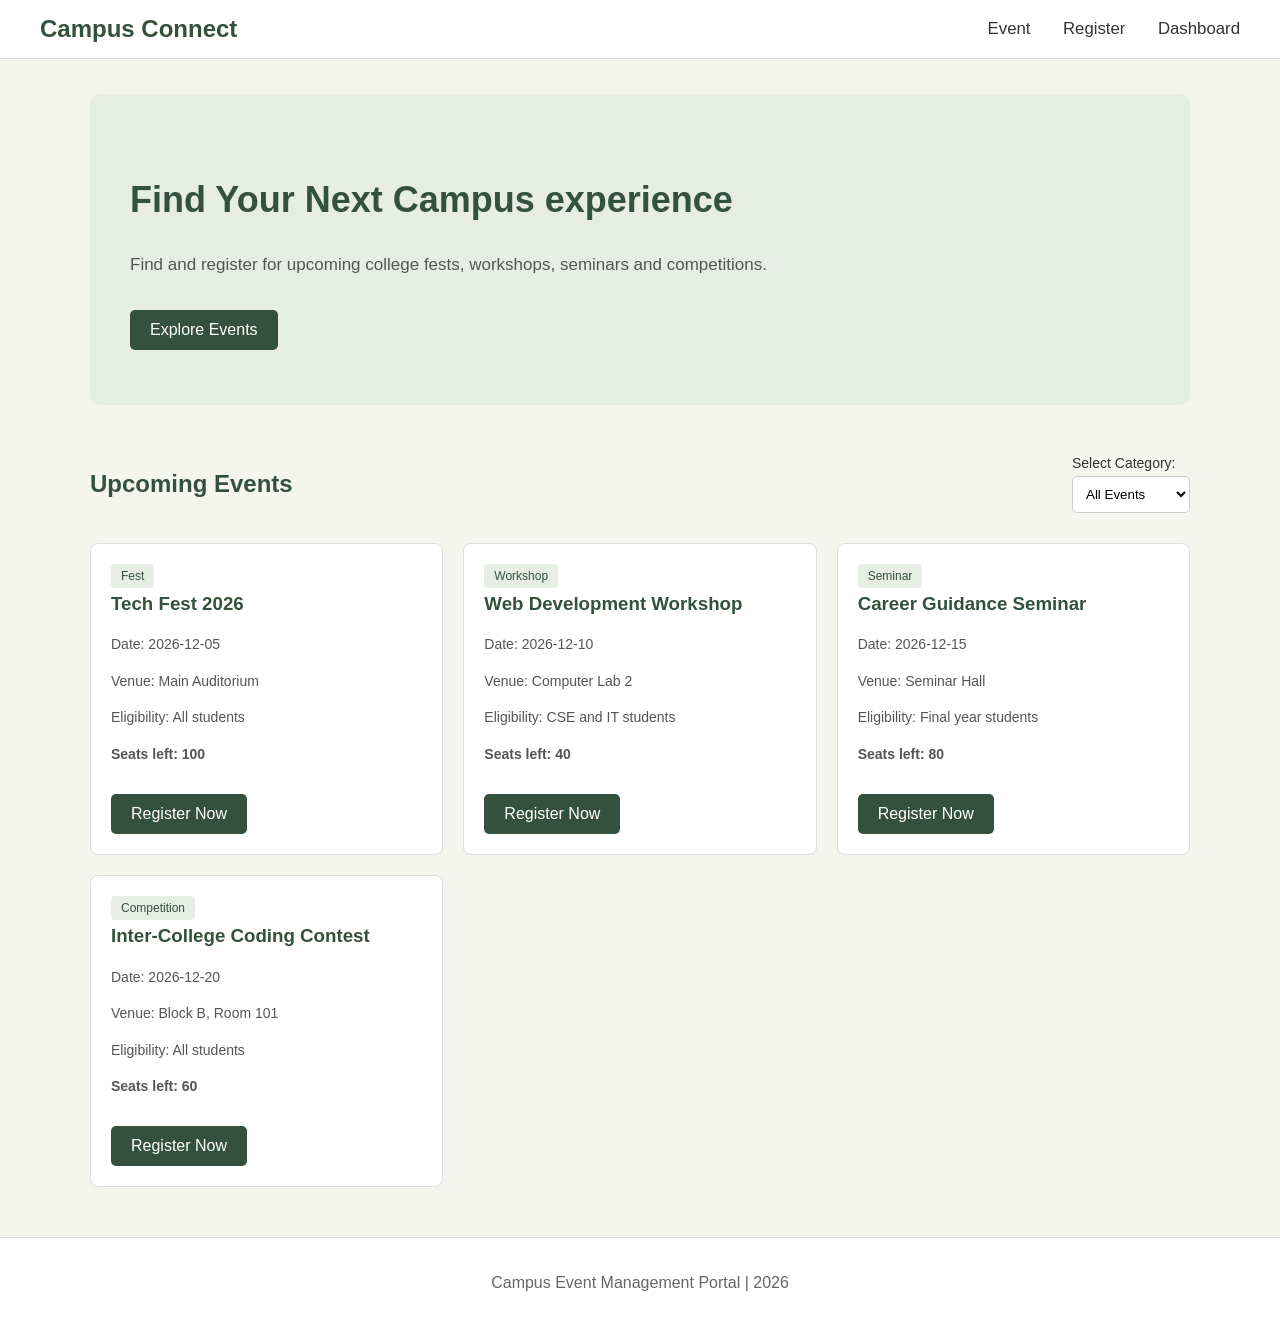
<file: index.html>
<!DOCTYPE html>
<html lang="en">

<head>
    <meta charset="UTF-8">
    <meta name="viewport" content="width=device-width, initial-scale=1.0">

    <title>Campus Connect</title>

    <link rel="stylesheet" href="style.css">
    <script src="events.js" defer></script>
</head>

<body>

    <!-- Navigation Bar -->
    <header>
        <nav class="navbar">

            <h2 class="brand">Campus Connect</h2>

            <div class="nav-links">
                <a href="index.html">Event</a>
                <a href="register.html">Register</a>
                <a href="dashboard.html">Dashboard</a>
            </div>

        </nav>
    </header>


    <!-- Main Section -->
    <main>

        <!-- Welcome Section -->
        <section class="hero">

            <h1>Find Your Next Campus experience</h1>

            <p>
                Find and register for upcoming college fests,
                workshops, seminars and competitions.
            </p>

            <a href="#events" class="primary-button">
                Explore Events
            </a>

        </section>


        <!-- Events Section -->
        <section class="events-section" id="events">

            <div class="section-heading">
                
                <h2>Upcoming Events</h2>

                <div class="filter-control">

                    <label for="categoryFilter">
                        Select Category:
                    </label>

                    <select id="categoryFilter">

                        <option value="all">All Events</option>
                        <option value="Fest">Fests</option>
                        <option value="Workshop">Workshops</option>
                        <option value="Seminar">Seminars</option>
                        <option value="Competition">Competitions</option>

                    </select>

                </div>

            </div>


            <!-- Events will be displayed here -->
            <div class="event-grid" id="eventList">

                <p class="empty-state">
                    Campus events will appear here soon.
                </p>

            </div>

        </section>

    </main>


    <!-- Footer -->
    <footer>
        <center>
            <p>Campus Event Management Portal | 2026</p>
        </center>
    </footer>

</body>

</html>
</file>
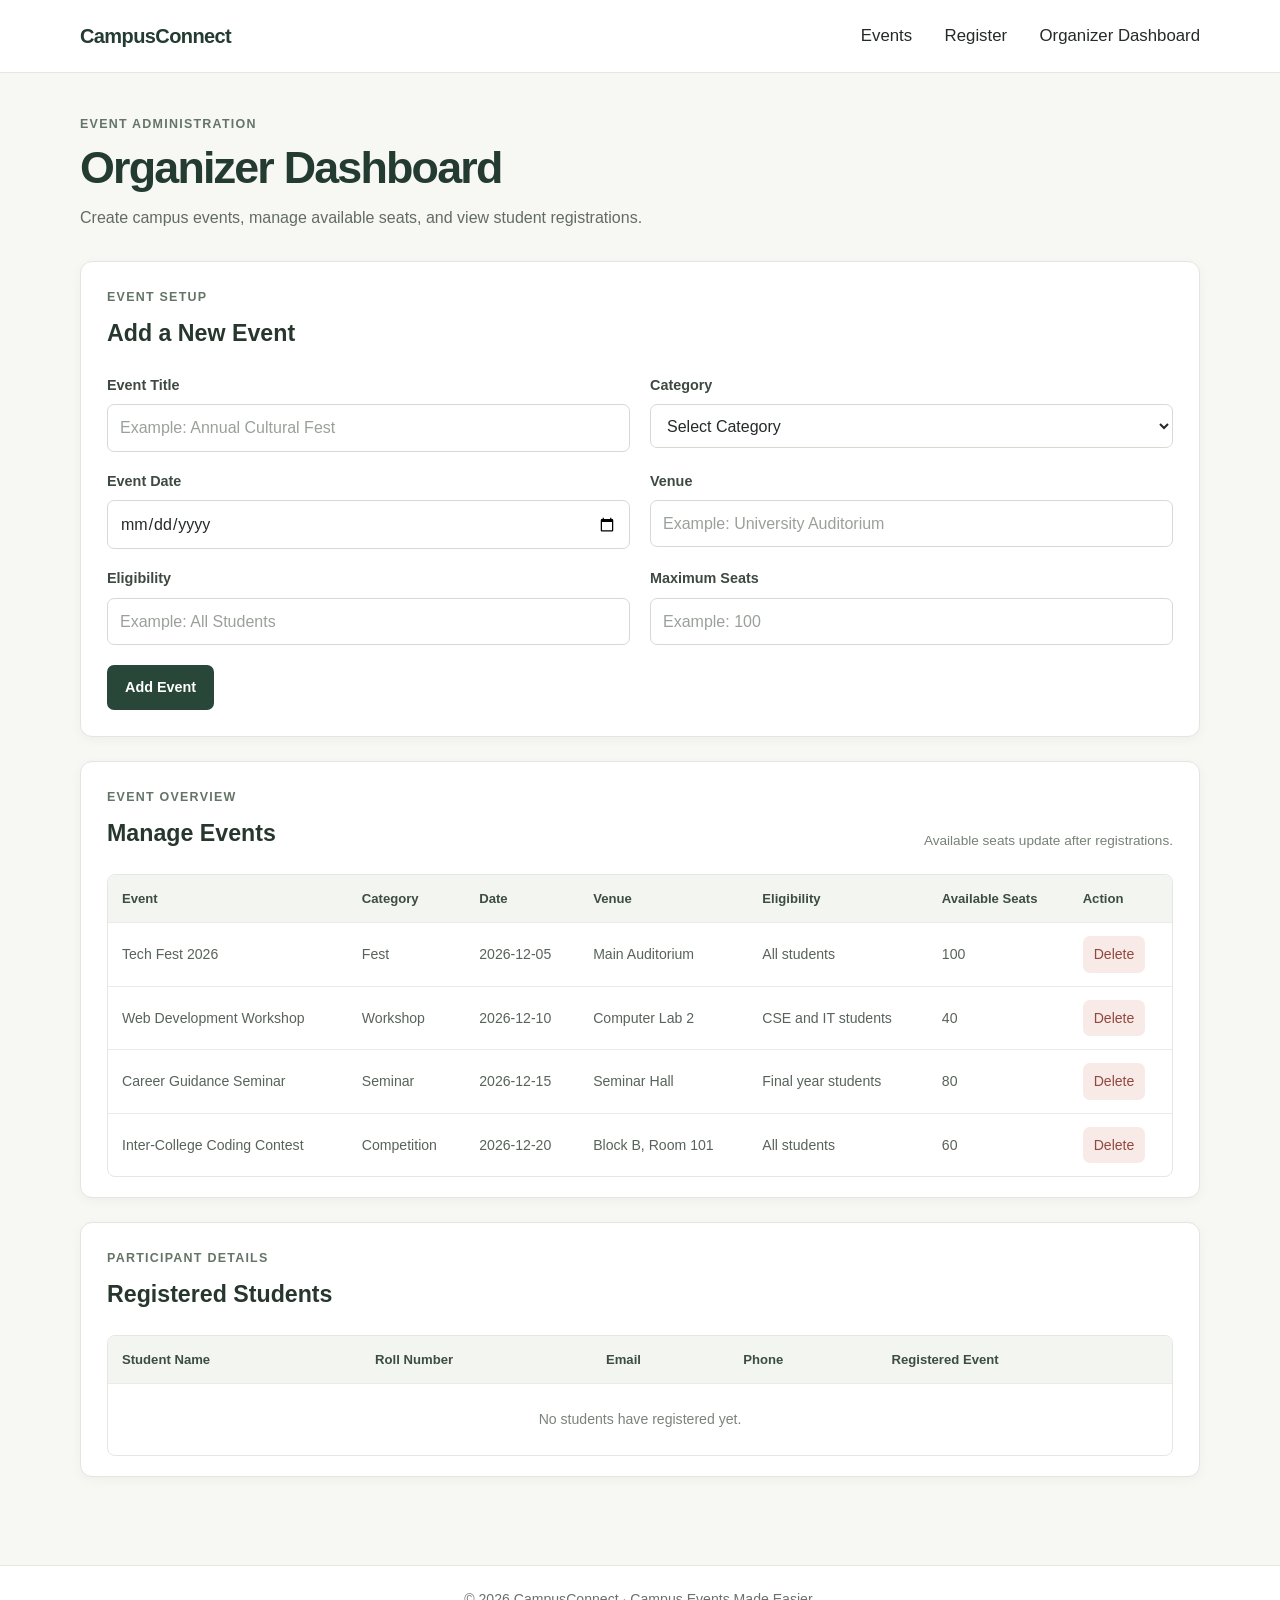
<file: dashboard.html>
<!DOCTYPE html>
<html lang="en">

<head>
    <meta charset="UTF-8">
    <meta name="viewport" content="width=device-width, initial-scale=1.0">

    <meta name="description"
        content="Organizer dashboard for managing campus events and student registrations.">

    <title>Organizer Dashboard | CampusConnect</title>

    <link rel="stylesheet" href="dashboard.css">
    <script src="dashboard.js" defer></script>
</head>

<body>

    <!-- Navigation Bar -->
    <header class="site-header">

        <nav class="navbar" aria-label="Main navigation">

            <a class="brand" href="index.html">
                CampusConnect
            </a>

            <div class="nav-links">
                <a href="index.html">Events</a>
                <a href="register.html">Register</a>
                <a href="dashboard.html" aria-current="page">
                    Organizer Dashboard
                </a>
            </div>

        </nav>

    </header>


    <main class="dashboard-main">

        <!-- Dashboard Heading -->
        <section class="page-heading">

            <p class="eyebrow">Event Administration</p>

            <h1>Organizer Dashboard</h1>

            <p class="page-description">
                Create campus events, manage available seats,
                and view student registrations.
            </p>

        </section>


        <!-- Add New Event Form -->
        <section class="panel">

            <div class="panel-heading">

                <div>
                    <p class="eyebrow">Event Setup</p>
                    <h2>Add a New Event</h2>
                </div>

            </div>


            <form id="eventForm" class="event-form">

                <div class="form-field">
                    <label for="eventTitle">Event Title</label>

                    <input
                        type="text"
                        id="eventTitle"
                        name="title"
                        placeholder="Example: Annual Cultural Fest"
                        required
                    >
                </div>


                <div class="form-field">
                    <label for="eventCategory">Category</label>

                    <select id="eventCategory" name="category" required>

                        <option value="">Select Category</option>
                        <option value="Fest">Fest</option>
                        <option value="Workshop">Workshop</option>
                        <option value="Seminar">Seminar</option>
                        <option value="Competition">Competition</option>

                    </select>
                </div>


                <div class="form-field">
                    <label for="eventDate">Event Date</label>

                    <input
                        type="date"
                        id="eventDate"
                        name="date"
                        required
                    >
                </div>


                <div class="form-field">
                    <label for="eventVenue">Venue</label>

                    <input
                        type="text"
                        id="eventVenue"
                        name="venue"
                        placeholder="Example: University Auditorium"
                        required
                    >
                </div>


                <div class="form-field">
                    <label for="eventEligibility">Eligibility</label>

                    <input
                        type="text"
                        id="eventEligibility"
                        name="eligibility"
                        placeholder="Example: All Students"
                        required
                    >
                </div>


                <div class="form-field">
                    <label for="eventMaxSeats">Maximum Seats</label>

                    <input
                        type="number"
                        id="eventMaxSeats"
                        name="seats"
                        min="1"
                        placeholder="Example: 100"
                        required
                    >
                </div>


                <div class="form-actions">

                    <button type="submit" class="primary-button">
                        Add Event
                    </button>

                    <p
                        id="eventFormMessage"
                        class="form-message"
                        role="status"
                    ></p>

                </div>

            </form>

        </section>


        <!-- Events Management Table -->
        <section class="panel table-panel">

            <div class="panel-heading">

                <div>
                    <p class="eyebrow">Event Overview</p>
                    <h2>Manage Events</h2>
                </div>

                <span class="section-note">
                    Available seats update after registrations.
                </span>

            </div>


            <div class="table-wrap">

                <table class="data-table">

                    <thead>

                        <tr>
                            <th>Event</th>
                            <th>Category</th>
                            <th>Date</th>
                            <th>Venue</th>
                            <th>Eligibility</th>
                            <th>Available Seats</th>
                            <th>Action</th>
                        </tr>

                    </thead>


                    <tbody id="eventsTableBody">

                        <tr>
                            <td colspan="7" class="table-empty">
                                Events will appear here.
                            </td>
                        </tr>

                    </tbody>

                </table>

            </div>

        </section>


        <!-- Registered Students Table -->
        <section class="panel table-panel">

            <div class="panel-heading">

                <div>
                    <p class="eyebrow">Participant Details</p>
                    <h2>Registered Students</h2>
                </div>

            </div>


            <div class="table-wrap">

                <table class="data-table">

                    <thead>

                        <tr>
                            <th>Student Name</th>
                            <th>Roll Number</th>
                            <th>Email</th>
                            <th>Phone</th>
                            <th>Registered Event</th>
                        </tr>

                    </thead>


                    <tbody id="registrationsTableBody">

                        <tr>
                            <td colspan="5" class="table-empty">
                                Student registrations will appear here.
                            </td>
                        </tr>

                    </tbody>

                </table>

            </div>

        </section>

    </main>


    <!-- Footer -->
    <footer class="site-footer">

        <p>
            &copy; 2026 CampusConnect · Campus Events Made Easier.
        </p>

    </footer>

</body>

</html>
</file>
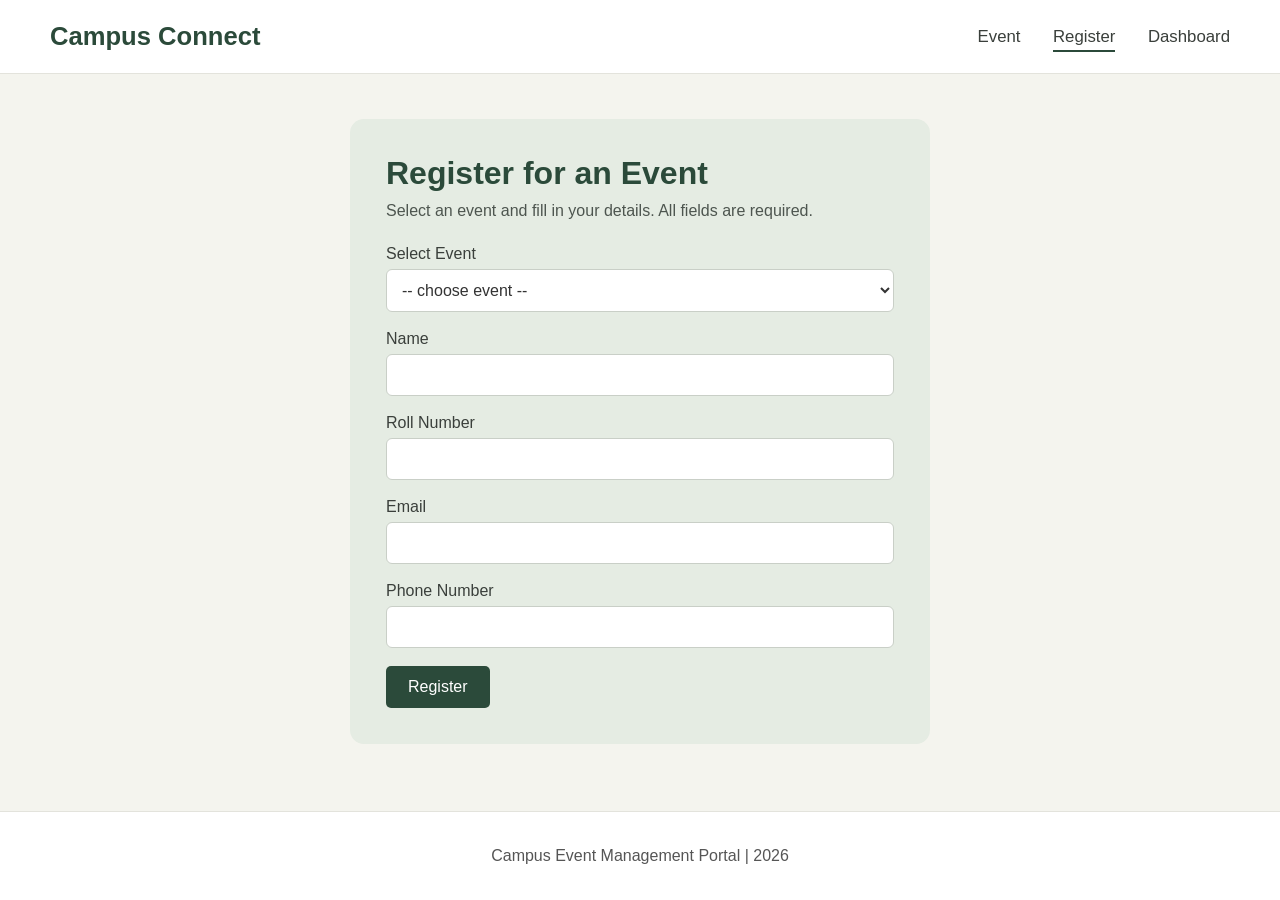
<file: register.html>
<!DOCTYPE html>
<html lang="en">
<head>
    <meta charset="UTF-8">
    <meta name="viewport" content="width=device-width, initial-scale=1.0">
    <title>Register - Campus Connect</title>
    <link rel="stylesheet" href="register.css">
</head>
<body>
    <header class="navbar">
        <a class="logo" href="index.html">Campus Connect</a>

        <nav class="nav-links">
            <a href="index.html">Event</a>
            <a href="register.html" class="active">Register</a>
            <a href="dashboard.html">Dashboard</a>
        </nav>
    </header>

    <main>
        <section class="hero-box" id="formSection">
            <h1>Register for an Event</h1>
            <p class="sub-text">Select an event and fill in your details. All fields are required.</p>

            <form id="registerForm" novalidate>

                <div class="field">
                    <label for="eventSelect">Select Event</label>
                    <select id="eventSelect">
                        <option value="">Choose an event</option>
                    </select>
                    <small id="seatInfo"></small>
                    <span class="error" id="eventError"></span>
                </div>

                <div class="field">
                    <label for="name">Name</label>
                    <input type="text" id="name">
                    <span class="error" id="nameError"></span>
                </div>

                <div class="field">
                    <label for="rollNo">Roll Number</label>
                    <input type="text" id="rollNo">
                    <span class="error" id="rollError"></span>
                </div>

                <div class="field">
                    <label for="email">Email</label>
                    <input type="email" id="email">
                    <span class="error" id="emailError"></span>
                </div>

                <div class="field">
                    <label for="phone">Phone Number</label>
                    <input type="text" id="phone" maxlength="10">
                    <span class="error" id="phoneError"></span>
                </div>

                <button type="submit" class="btn">Register</button>

            </form>
        </section>

        <!-- shown after successful registration -->
        <section class="hero-box hidden" id="confirmation">
            <h1>Registration Confirmed</h1>
            <p class="sub-text">Your seat has been booked. Details are given below.</p>

            <table>
                <tr><th>Event</th><td id="slipEvent"></td></tr>
                <tr><th>Date</th><td id="slipDate"></td></tr>
                <tr><th>Venue</th><td id="slipVenue"></td></tr>
                <tr><th>Name</th><td id="slipName"></td></tr>
                <tr><th>Roll No</th><td id="slipRoll"></td></tr>
                <tr><th>Email</th><td id="slipEmail"></td></tr>
                <tr><th>Phone</th><td id="slipPhone"></td></tr>
            </table>

            <button type="button" id="registerAnother" class="btn">Register for another event</button>
            <a class="back-link" href="index.html">Back to events</a>
        </section>
    </main>

    <footer class="footer">
        <p>Campus Event Management Portal | 2026</p>
    </footer>

    <script src="register.js"></script>
</body>
</html>
</file>
<file: style.css>
/* Basic CSS */

* {
    box-sizing: border-box;
}

body {
    margin: 0;
    padding: 0;
    font-family: Arial, sans-serif;
    background-color: #f5f5f0;
    color: #333333;
}


/* Navigation Bar */

header {
    background-color: white;
    border-bottom: 1px solid #dddddd;
}

.navbar {
    display: flex;
    justify-content: space-between;
    align-items: center;
    padding: 15px 40px;
}
a {
    color: inherit;
    text-decoration: none;
}

.brand {
    color: #34513d;
    margin: 0;
}

.nav-links a {
    margin-left: 28px;
    font-size: 1.05rem;
    padding-bottom: 4px;
}

.nav-links a:hover,
.nav-links a.active {
    border-bottom: 2px solid #2b4a3a;
}

/* Main Content */

main {
    width: 90%;
    max-width: 1100px;
    margin: auto;
}


/* Welcome Section */

.hero {
    background-color: #e6ede5;
    padding: 55px 40px;
    margin-top: 35px;
    border-radius: 10px;
}

.hero h1 {
    color: #34513d;
    font-size: 36px;
}

.hero p {
    color: #555555;
    font-size: 17px;
    line-height: 1.6;
}


/* Button */

.primary-button {
    display: inline-block;
    background-color: #34513d;
    color: white;
    padding: 11px 20px;
    margin-top: 15px;
    border-radius: 5px;
    text-decoration: none;
}

.primary-button:hover {
    background-color: #527b5b;
}


/* Upcoming Events */

.events-section {
    margin-top: 45px;
    margin-bottom: 50px;
}

.section-heading {
    display: flex;
    justify-content: space-between;
    align-items: center;
    margin-bottom: 25px;
}

.section-heading h2 {
    color: #34513d;
}


/* Category Filter */

.filter-control {
    display: flex;
    flex-direction: column;
    gap: 5px;
}

.filter-control label {
    font-size: 14px;
}

.filter-control select {
    padding: 9px;
    border: 1px solid #cccccc;
    border-radius: 5px;
    background-color: white;
}


/* Event Cards */

.event-grid {
    display: grid;
    grid-template-columns: repeat(3, 1fr);
    gap: 20px;
}

.event-card {
    background-color: white;
    padding: 20px;
    border: 1px solid #dddddd;
    border-radius: 8px;
}

.event-card h3 {
    color: #34513d;
    margin-top: 5px;
}

.event-card p {
    color: #555555;
    font-size: 14px;
    line-height: 1.6;
}

.event-category {
    display: inline-block;
    background-color: #e6ede5;
    color: #34513d;
    padding: 5px 10px;
    border-radius: 4px;
    font-size: 12px;
}

.event-seats {
    font-weight: bold;
}

.empty-state {
    grid-column: 1 / -1;
    text-align: center;
    padding: 25px;
    color: #777777;
}


/* Footer */

footer {
    background-color: white;
    border-top: 1px solid #dddddd;
    text-align: center;
    padding: 20px;
    color: #666666;
}


/* Tablet Screen */

@media (max-width: 800px) {

    .event-grid {
        grid-template-columns: repeat(2, 1fr);
    }

}


/* Mobile Screen */

@media (max-width: 550px) {

    .navbar {
        flex-direction: column;
        gap: 15px;
        padding: 15px;
    }

    .nav-links {
        gap: 15px;
    }

    main {
        width: 92%;
    }

    .hero {
        padding: 30px 20px;
    }

    .hero h1 {
        font-size: 27px;
    }

    .section-heading {
        flex-direction: column;
        align-items: flex-start;
        gap: 15px;
    }

    .event-grid {
        grid-template-columns: 1fr;
    }

}
</file>
<file: dashboard.css>
/* =========================================
   CampusConnect
   Organizer Dashboard CSS
   ========================================= */


/* 1. Basic Reset */

* {
    box-sizing: border-box;
}

html {
    scroll-behavior: smooth;
}

body {
    margin: 0;
    background: #f7f7f3;
    color: #252a28;
    font-family: Arial, Helvetica, sans-serif;
    line-height: 1.6;
}

a {
    color: inherit;
    text-decoration: none;
}

button,
input,
select {
    font: inherit;
}


/* 2. Navigation Bar */

.site-header {
    background: #ffffff;
    border-bottom: 1px solid #e5e7e1;
}

.navbar {
    width: min(1120px, calc(100% - 40px));
    min-height: 72px;
    margin: 0 auto;

    display: flex;
    align-items: center;
    justify-content: space-between;
    gap: 50px;
}

.brand {
    color: #243b32;
    font-size: 1.25rem;
    font-weight: 700;
    letter-spacing: -0.03em;
}

.nav-links a {
    margin-left: 28px;
    font-size: 1.05rem;
    padding-bottom: 4px;
}

.nav-links a:hover,
.nav-links a.active {
    border-bottom: 2px solid #2b4a3a;
}


/* 3. Dashboard Layout */

.dashboard-main {
    width: min(1120px, calc(100% - 40px));
    margin: 0 auto;
    padding: 42px 0 64px;
}

.page-heading {
    margin-bottom: 30px;
}

.eyebrow {
    margin: 0 0 7px;

    color: #647568;
    font-size: 0.78rem;
    font-weight: 700;
    letter-spacing: 0.1em;
    text-transform: uppercase;
}

.page-heading h1 {
    margin: 0;

    color: #243b32;
    font-size: clamp(2rem, 5vw, 2.8rem);
    letter-spacing: -0.04em;
    line-height: 1.15;
}

.page-description {
    max-width: 650px;
    margin-top: 12px;
    color: #626c64;
}


/* 4. Dashboard Panels */

.panel {
    margin-bottom: 24px;
    padding: 26px;

    border: 1px solid #e3e6df;
    border-radius: 12px;

    background: #ffffff;

    box-shadow: 0 3px 12px rgb(35 48 39 / 4%);
}

.panel-heading {
    display: flex;
    align-items: end;
    justify-content: space-between;
    gap: 18px;

    margin-bottom: 22px;
}

.panel-heading h2 {
    margin: 0;

    color: #27372d;
    font-size: 1.45rem;
}

.section-note {
    color: #788078;
    font-size: 0.85rem;
}


/* 5. Event Form */

.event-form {
    display: grid;
    grid-template-columns: repeat(2, minmax(0, 1fr));
    gap: 18px 20px;
}

.form-field {
    display: flex;
    flex-direction: column;
    gap: 7px;
}

.form-field label {
    color: #3e4941;
    font-size: 0.9rem;
    font-weight: 600;
}

.form-field input,
.form-field select {
    width: 100%;
    min-height: 44px;
    padding: 10px 12px;

    border: 1px solid #d6dbd2;
    border-radius: 7px;

    background: #ffffff;
    color: #252a28;
}

.form-field input:focus,
.form-field select:focus {
    outline: 2px solid #66816c;
    outline-offset: 2px;
}

.form-field input::placeholder {
    color: #9aa19a;
}


/* 6. Form Button */

.form-actions {
    grid-column: 1 / -1;

    display: flex;
    align-items: center;
    flex-wrap: wrap;
    gap: 14px;

    margin-top: 2px;
}

.primary-button {
    display: inline-block;
    padding: 11px 18px;

    border: 0;
    border-radius: 7px;

    background: #294738;
    color: #ffffff;

    font-size: 0.9rem;
    font-weight: 600;

    cursor: pointer;

    transition: background-color 160ms ease,
                transform 160ms ease;
}

.primary-button:hover {
    background: #1f392c;
    transform: translateY(-1px);
}

.form-message {
    min-height: 1.4em;
    margin: 0;

    color: #3f5948;
    font-size: 0.9rem;
}


/* 7. Tables */

.table-panel {
    padding-bottom: 20px;
}

.table-wrap {
    width: 100%;
    overflow-x: auto;

    border: 1px solid #e5e8e2;
    border-radius: 8px;
}

.data-table {
    width: 100%;
    min-width: 760px;

    border-collapse: collapse;
    text-align: left;
}

.data-table th,
.data-table td {
    padding: 13px 14px;
    border-bottom: 1px solid #e9ece7;

    vertical-align: middle;
    font-size: 0.88rem;
}

.data-table th {
    background: #f2f5f0;

    color: #3d4d41;
    font-size: 0.82rem;
    font-weight: 700;
}

.data-table td {
    color: #58635b;
}

.data-table tbody tr:last-child td {
    border-bottom: 0;
}

.data-table tbody tr:hover {
    background: #fafbf9;
}

.table-empty {
    padding: 24px !important;

    color: #7b847c !important;
    text-align: center;
}


/* 8. Delete Button */

.delete-button {
    padding: 7px 11px;

    border: 0;
    border-radius: 7px;

    background: #f8eae7;
    color: #93483e;

    cursor: pointer;
}

.delete-button:hover {
    background: #f2d9d4;
}


/* 9. Footer */

.site-footer {
    padding: 22px 20px;

    border-top: 1px solid #e5e7e1;
    background: #ffffff;

    color: #69716b;
    font-size: 0.88rem;
    text-align: center;
}

.site-footer p {
    margin: 0;
}


/* 10. Tablet Responsive Design */

@media (max-width: 850px) {

    .panel {
        padding: 22px;
    }

    .panel-heading {
        align-items: flex-start;
        flex-direction: column;
        gap: 8px;
    }

}


/* 11. Mobile Responsive Design */

@media (max-width: 600px) {

    .navbar {
        width: calc(100% - 28px);

        align-items: flex-start;
        flex-direction: column;
        gap: 10px;

        padding: 16px 0;
    }

    .nav-links {
        width: 100%;
        gap: 4px;
    }

    .nav-links a {
        padding: 8px 10px;
        font-size: 0.88rem;
    }

    .dashboard-main {
        width: calc(100% - 28px);
        padding-top: 28px;
    }

    .panel {
        padding: 19px 16px;
    }

    .event-form {
        grid-template-columns: 1fr;
        gap: 15px;
    }

    .form-actions {
        align-items: flex-start;
        flex-direction: column;
    }

}


/* 12. Accessibility */

@media (prefers-reduced-motion: reduce) {

    html {
        scroll-behavior: auto;
    }

    *,
    *::before,
    *::after {
        transition-duration: 0.01ms !important;
        animation-duration: 0.01ms !important;
        animation-iteration-count: 1 !important;
    }

}
</file>
<file: register.css>
/* register.css - registration page (light theme, same look as index page) */

* {
    box-sizing: border-box;
}

body {
    margin: 0;
    background: #f4f4ee;
    color: #3a3f3b;
    font-family: Arial, Helvetica, sans-serif;
    min-height: 100vh;
    display: flex;
    flex-direction: column;
}

a {
    color: inherit;
    text-decoration: none;
}

/* navbar */
.navbar {
    display: flex;
    justify-content: space-between;
    align-items: center;
    padding: 22px 50px;
    background: #ffffff;
    border-bottom: 1px solid #e3e3dc;
}

.logo {
    font-size: 1.6rem;
    font-weight: bold;
    color: #2b4a3a;
}

.nav-links a {
    margin-left: 28px;
    font-size: 1.05rem;
    padding-bottom: 4px;
}

.nav-links a:hover,
.nav-links a.active {
    border-bottom: 2px solid #2b4a3a;
}

/* main part */
main {
    flex: 1;
    width: 100%;
    max-width: 620px;
    margin: 0 auto;
    padding: 45px 20px;
}

.hero-box {
    background: #e5ece3;
    padding: 36px;
    border-radius: 14px;
}

.hero-box h1 {
    margin: 0 0 10px;
    font-size: 2rem;
    color: #2b4a3a;
}

.sub-text {
    margin: 0 0 25px;
    color: #4d554f;
}

.hidden {
    display: none;
}

/* form */
.field {
    margin-bottom: 18px;
}

.field label {
    display: block;
    margin-bottom: 6px;
}

.field input,
.field select {
    width: 100%;
    padding: 11px;
    background: #ffffff;
    color: #333333;
    border: 1px solid #c9cfc7;
    border-radius: 6px;
    font-size: 1rem;
}

.field input:focus,
.field select:focus {
    outline: none;
    border-color: #2b4a3a;
}

.field.invalid input,
.field.invalid select {
    border-color: #c0392b;
}

.error {
    display: block;
    margin-top: 5px;
    color: #c0392b;
    font-size: 0.88rem;
}

#seatInfo {
    display: block;
    margin-top: 5px;
    color: #5d665f;
}

#seatInfo.full {
    color: #c0392b;
}

/* button */
.btn {
    padding: 12px 22px;
    background: #2b4a3a;
    color: #ffffff;
    border: none;
    border-radius: 5px;
    font-size: 1rem;
    cursor: pointer;
}

.btn:hover {
    background: #1f3a2c;
}

/* confirmation table */
table {
    width: 100%;
    margin-bottom: 22px;
    border-collapse: collapse;
}

th,
td {
    padding: 10px;
    text-align: left;
    border-bottom: 1px solid #c8d3c6;
}

th {
    width: 35%;
    color: #4d554f;
    font-weight: normal;
}

.back-link {
    display: inline-block;
    margin-left: 18px;
    color: #2b4a3a;
    text-decoration: underline;
}

/* footer */
.footer {
    padding: 35px 20px;
    text-align: center;
    background: #ffffff;
    border-top: 1px solid #e3e3dc;
    color: #555555;
}

.footer p {
    margin: 0;
}

@media (max-width: 600px) {
    .navbar {
        flex-direction: column;
        align-items: flex-start;
        gap: 10px;
        padding: 16px 20px;
    }

    .nav-links a {
        margin: 0 18px 0 0;
    }

    .hero-box {
        padding: 24px 20px;
    }

    .back-link {
        display: block;
        margin: 15px 0 0;
    }
}
</file>
